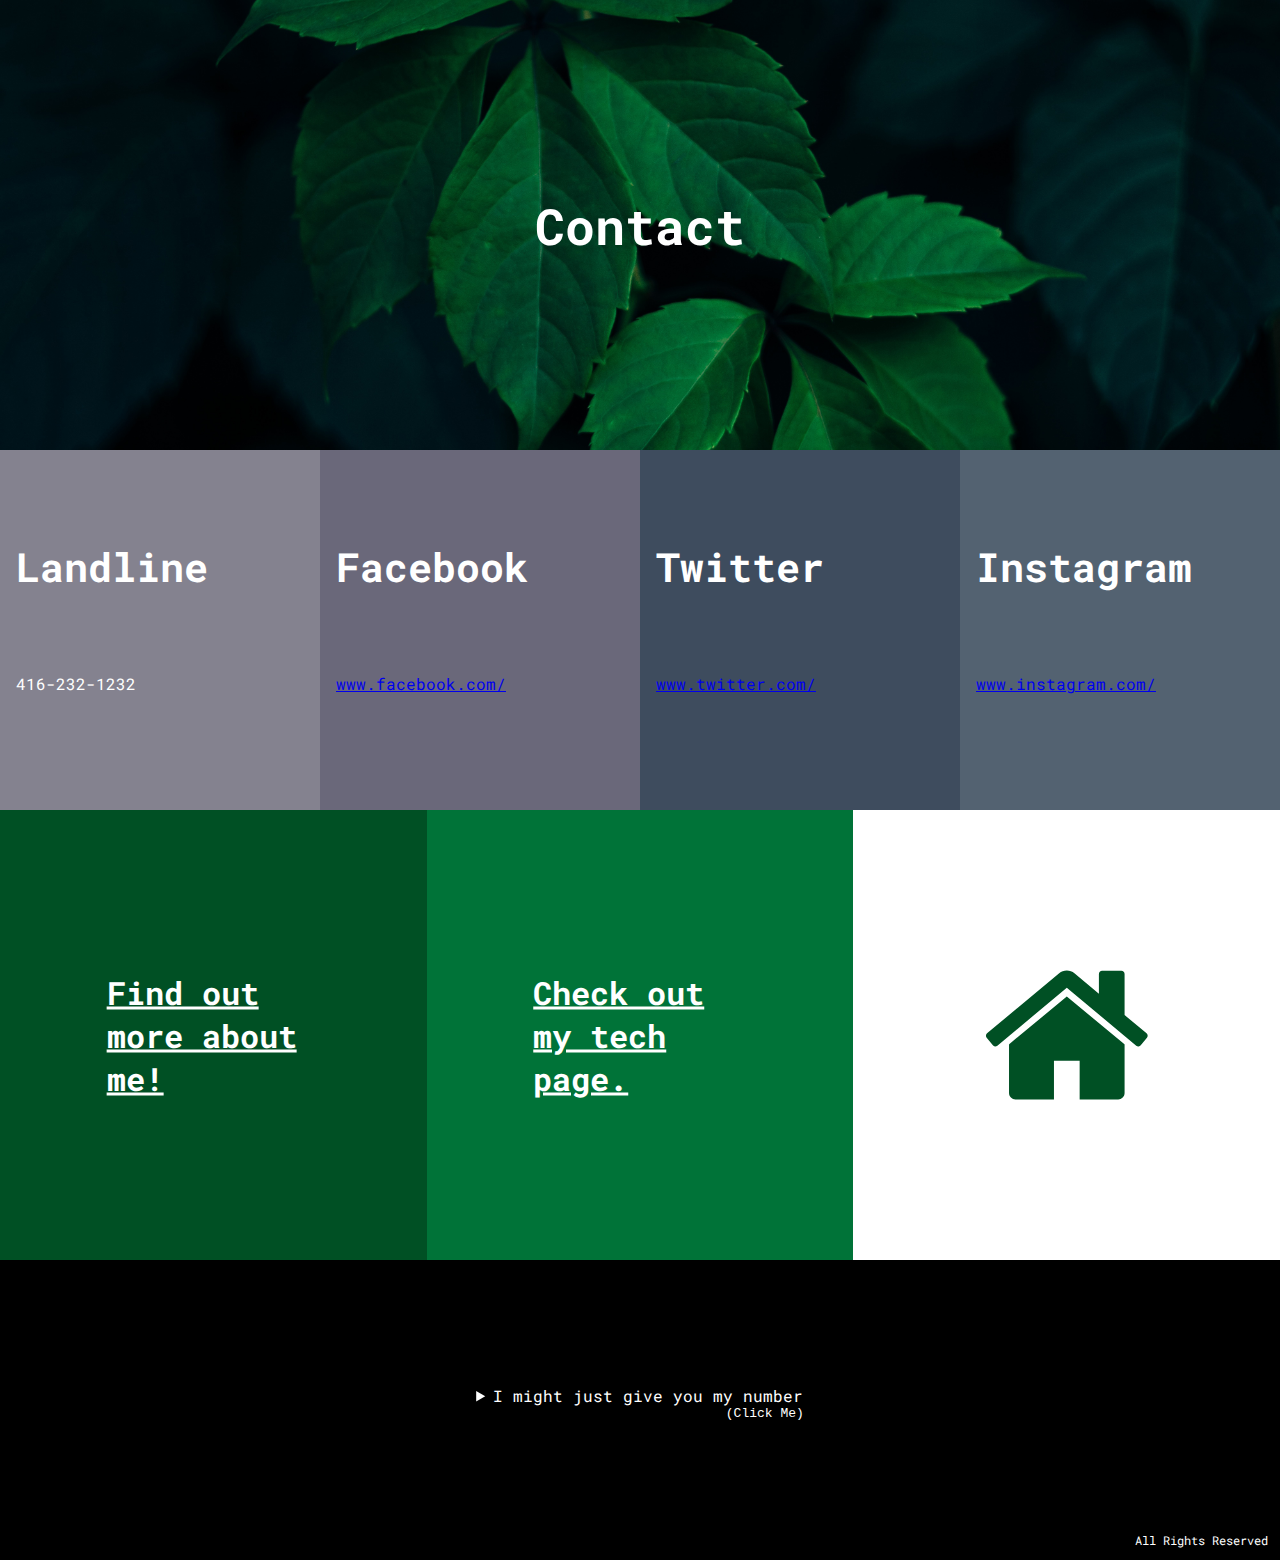
<file: contact.html>
<html>
<head>
	<meta charset="UTF-8">
	<meta name="viewport" content="width=device-width, initial-scale=1">
	<title>Lab 1</title>
	<link rel="stylesheet" href="/styling/index.css">
</head>
<body>
	<article class="container_50h" id="pg_CoverPast">
		<header class="container_50h header_con" id="pg_CoverFut">
			<p class="text_label_1">Contact</p>
		</header>
	</article>

	<main>
		<div class="container_25h" id="id18" >
			<h3 class="question_label">Landline</h3>
			<div class="answer_container">
				<p>416-232-1232</p>
			</div>
		</div>
		<div class="container_25h" id="id19">
			<h3 class="question_label">Facebook</h3>
			<div class="answer_container">
				<a href="https://www.facebook.com/TheOfficialKanyeWest/">www.facebook.com/</a>
			</div>
		</div>
		<div class="container_25h" id="id20">
			<h3 class="question_label">Twitter</h3>
			<div class="answer_container">
				<a href="https://twitter.com/drake">www.twitter.com/</a>
			</div>
		</div>
		<div class="container_25h" id="id21">
			<h3 class="question_label">Instagram</h3>
			<div class="answer_container">
				<a href="https://www.instagram.com/?hl=en">www.instagram.com/</a>
			</div>
		</div>
	</main>
		<section>
		<div class="container_25h" id="id23" style="background-color: #005024;">
			<h3 id="MoreInfoLabel" ><a href="/index.html"  style="color:white">Find out more about me!</a></h3>
		</div>
	</section>
		<section>
		<div class="container_25h" id="id24" style="background-color: #007338;">
			<h3 id="MoreInfoLabel" ><a href="/index.html"  style="color:white">Check out my tech page.</a></h3>
		</div>
	</section>
	<section>
		<div class="container_25h" id="id25" style="background-color: white">
			<h3 id="MoreInfoLabel" ><a href="/index.html"  style="color:white"><img src="/StockPhotos/home-green.svg" id="home_icon" alt=""></a></h3>
		</div>
	</section>
	<footer>
		<details>
			<summary>
				I might just give you my number<pre>
				(Click Me)
			</pre>
			
		</summary>
		<span id="detail_item1">416.911.911</span>
	</details>
	<p style="position: absolute; bottom: 1em; right: 1em; font-size: 12px;">All Rights Reserved</p>
</footer>
</body>
</html>
</file>
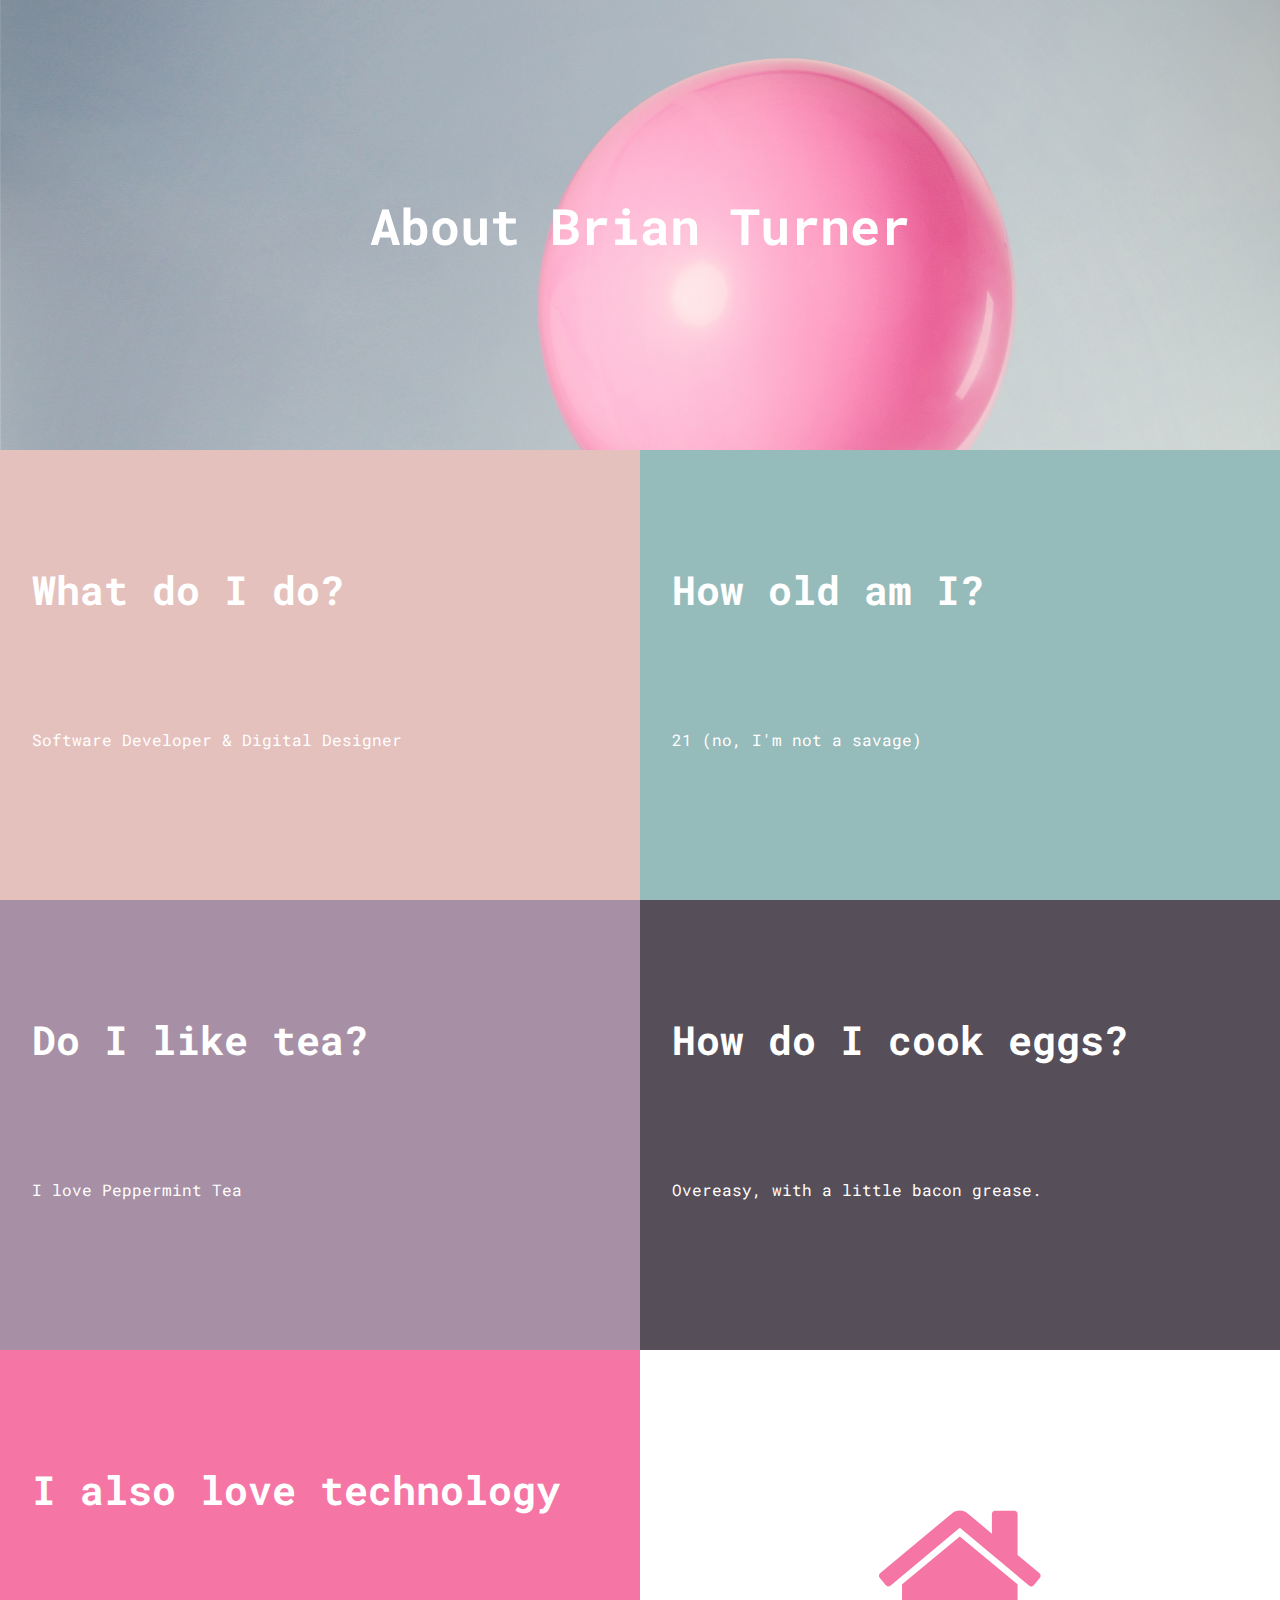
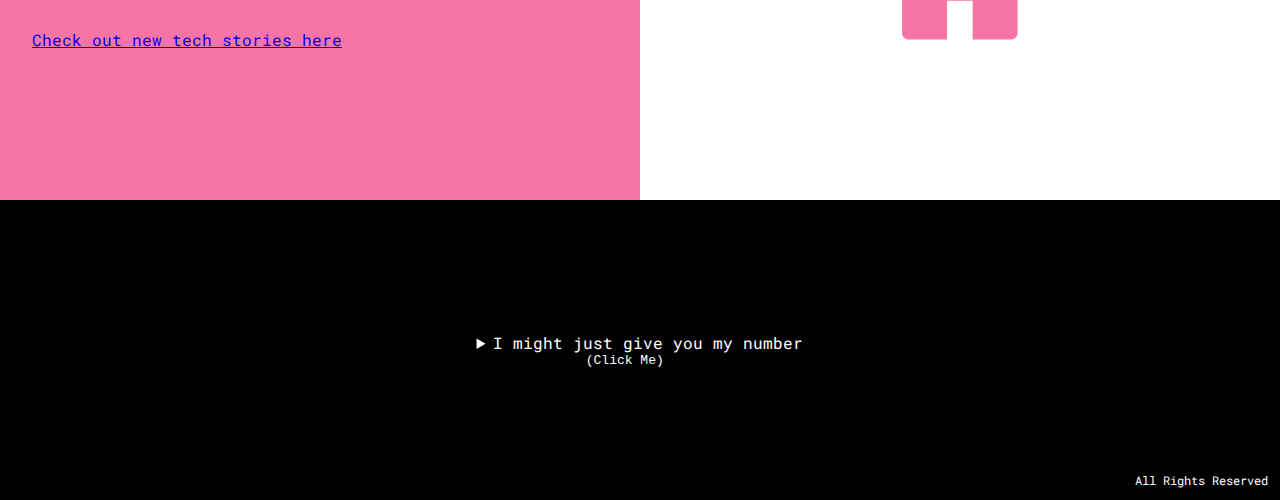
<file: other.html>
<html>
<head>
	<meta charset="UTF-8">
	<meta name="viewport" content="width=device-width, initial-scale=1">
	<title>Lab 1</title>
	<link rel="stylesheet" href="/styling/index.css">
</head>
<body>
	<article class="container_50h" id="pg_CoverPast2">
		<header class="container_50h header_con" id="pg_CoverOther">
			<p class="text_label_1">About Brian Turner</p>
		</header>
	</article>

	<main>
		<div class="container_25h" id="id30">
			<h3 class="question_label">What do I do?</h3>
			<div class="answer_container">
				<p>Software Developer & Digital Designer</p>
			</div>
		</div>
		<div class="container_25h" id="id31">
			<h3 class="question_label">How old am I?</h3>
			<div class="answer_container">
				<p>21 (no, I'm not a savage)</p>
			</div>
		</div>
		<div class="container_25h" id="id32">
			<h3 class="question_label">Do I like tea?</h3>
			<div class="answer_container">
				<p>I love Peppermint Tea</p>
			</div>
		</div>
		<div class="container_25h" id="id33">
			<h3 class="question_label">How do I cook eggs?</h3>
			<div class="answer_container">
				<p>Overeasy, with a little bacon grease.</p>
			</div>
		</div>
		<div class="container_25h" id="id34" style="background-color: #F576A4;">
			<h3 class="question_label">I also love technology</h3>
			<div class="answer_container">
				<a href="/pastprojects.html">Check out new tech stories here</a>
			</div>
		</div>

	</main>

	<section>
		<div class="container_25h" id="id35" style="background-color: white">
			<h3 id="MoreInfoLabel" ><a href="/index.html"  style="color:orange"><img src="/StockPhotos/home-pink.svg" id="home_icon" alt=""></a></h3>
		</div>
	</section>

	<footer>
		<details>
			<summary>
				I might just give you my number
				<pre>	      (Click Me)</pre>
			
		</summary>
		<span id="detail_item1">416.911.911</span>
	</details>
	<p style="position: absolute; bottom: 1em; right: 1em; font-size: 12px;">All Rights Reserved</p>
</footer>
</body>
</html>
</file>
<file: styling/index.css>
@import url("https://fonts.googleapis.com/css?family=Roboto+Mono:400,700");
.ul_nav {
  list-style-type: none;
  overflow: hidden;
  background-color: rgba(0, 0, 0, 0.8);
  position: fixed;
  top: 0;
  width: 100%;
  font-family: 'Roboto Mono', monospace; }

.nav_separator {
  padding: 1em;
  margin: 0;
  color: white; }

.overlay {
  position: fixed;
  width: 0%;
  height: 0%;
  top: 0;
  left: 0;
  background: rgba(0, 0, 0, 0.9);
  -webkit-transition: width 0.7s, height 0.7s;
  /* For Safari 3.1 to 6.0 */
  transition: width 0.7s, height 0.7s; }

li {
  float: left; }

.nav_link {
  display: block;
  color: white;
  text-align: center;
  padding: 1em 1em;
  text-decoration: none;
  font-size: 1em; }

.nav_sl_lb {
  color: white; }

li a:hover:not(.active) {
  color: rgba(255, 255, 255, 0.8); }

#nav_menu_label {
  display: none; }

#menuControl {
  display: none; }

#menuControl:checked + label > div {
  display: block;
  width: 100%;
  height: 100%;
  z-index: 1; }

@media only screen and (min-width: 320px) and (max-width: 768px) and (-webkit-min-device-pixel-ratio: 1) {
  #nav_menu_label {
    display: inline-block;
    color: white;
    text-align: center;
    padding: 1em 1em;
    text-decoration: none;
    font-size: 1em; }

  #nav_menu_label:hover:not(.active) {
    color: rgba(255, 255, 255, 0.8); }

  .nav_link {
    display: none; }

  .nav_separator {
    display: none; } }
.btn, a, .btn:hover, a:hover {
  -webkit-transition: all 0.3s ease-in-out;
  -moz-transition: all 0.3s ease-in-out;
  -ms-transition: all 0.3s ease-in-out;
  -o-transition: all 0.3s ease-in-out;
  transition: all 0.3s ease-in-out;
  outline: none !important; }

.btn-default {
  border: none;
  border-radius: 0;
  background: #5E9A18 !important;
  color: #fff !important;
  font-size: 0.85em;
  padding: 0.5em 1em; }

.btn-default:hover {
  background: #487712 !important;
  padding: 0.5em 2em; }

#pg_CoverPast {
  background-image: url("/StockPhotos/technow2.jpg");
  background-size: cover;
  background-repeat: no-repeat; }

.photo_container {
  position: relative; }

.photo_overlay {
  vertical-align: top;
  position: absolute;
  top: 0;
  bottom: 0;
  left: 0;
  right: 0;
  height: 100%;
  width: 100%;
  opacity: 0;
  transition: .5s ease;
  background-color: orange; }

.container {
  position: relative;
  width: 50%; }

.image {
  display: block;
  width: 100%;
  height: auto; }

.container:hover .overlay {
  opacity: 1; }

.text {
  color: white;
  font-size: 20px;
  position: absolute;
  top: 50%;
  left: 50%;
  transform: translate(-50%, -50%);
  -ms-transform: translate(-50%, -50%);
  -webkit-transform: translate(-50%, -50%); }

.mobile_photo_label {
  color: white;
  font-size: 1.2em;
  position: absolute;
  top: 50%;
  left: 50%;
  transform: translate(-50%, -50%);
  -ms-transform: translate(-50%, -50%);
  -webkit-transform: translate(-50%, -50%); }

.hover_label {
  display: block; }

.hover_label_link:visited {
  color: white; }

#MoreInfoLabel {
  font-size: 2em;
  text-decoration: none;
  position: absolute;
  top: 50%;
  left: 50%;
  transform: translate(-50%, -50%);
  -ms-transform: translate(-50%, -50%);
  -webkit-transform: translate(-50%, -50%); }

h3#MoreInfoLabel a:visited,
h3#MoreInfoLabel a:hover,
h3#MoreInfoLabel a:visited,
h3#MoreInfoLabel a:active {
  color: white;
  text-decoration: none; }

#home_icon {
  position: absolute;
  top: 50%;
  left: 50%;
  transform: translate(-50%, -50%);
  -ms-transform: translate(-50%, -50%);
  -webkit-transform: translate(-50%, -50%);
  height: 18vh;
  width: 18vw; }

#pg_CoverFut {
  background-image: url("/StockPhotos/briannow-header.jpg");
  background-size: cover;
  background-repeat: no-repeat; }

#id18 {
  background: #84828F;
  position: relative; }

#id19 {
  background: #6A687A;
  position: relative; }

#id20 {
  background: #3E4C5E;
  position: relative; }

#id21 {
  background: #536271;
  position: relative; }

#pg_CoverOther {
  background-image: url("/StockPhotos/briannow5-header.jpg");
  background-size: cover;
  background-repeat: no-repeat; }

#id30 {
  background: #E5C1BD; }

#id31 {
  background: #96BBBB; }

#id32 {
  background: #A790A5; }

#id33 {
  background: #564E58; }

.question_label {
  position: absolute;
  top: 25%;
  left: 5%;
  font-size: 2.5em;
  color: white; }

.answer_container {
  position: absolute;
  top: 62%;
  left: 5%;
  color: white; }

div.answer_container a:visited,
div.answer_container a:active,
div.answer_container a:focus {
  color: white; }

div.answer_container a:hover {
  color: #d3d3d3; }

* {
  margin: 0;
  padding: 0; }

body {
  width: 100vw;
  height: 100vh;
  display: inline-block;
  position: relative;
  float: left;
  font-family: 'Roboto Mono', monospace; }

main {
  z-index: 0; }

.container_100w {
  display: inline-flex;
  height: 100%;
  width: 100%;
  background: #fff;
  vertical-align: top;
  position: relative; }

.container_50h {
  display: inline-flex;
  height: 50vh;
  min-height: 320px;
  width: 100vw;
  background: #fff;
  vertical-align: top;
  position: relative; }

.container_50w {
  display: inline-flex;
  height: 100%;
  min-height: 320px;
  width: 50%;
  background: #fff;
  vertical-align: top;
  horizontal-align: left;
  position: relative; }

.container_25w {
  display: inline-flex;
  height: 100%;
  width: 25vw;
  background: #fff;
  horizontal-align: left;
  float: left;
  position: relative; }

.container_25h {
  display: inline-flex;
  height: 25vh;
  min-height: 320px;
  width: 100vw;
  background: #fff;
  horizontal-align: left;
  float: left;
  position: relative; }

.container_33w {
  display: inline-flex;
  height: 100vh;
  width: 33.33%;
  background: #fff;
  horizontal-align: left;
  float: left;
  position: relative; }

.container_33h {
  display: inline-flex;
  height: 33.33vh;
  width: 100vw;
  background: #fff;
  horizontal-align: left;
  float: left;
  position: relative; }

.container_66w {
  display: inline-flex;
  height: 100%;
  width: 66.66%;
  background: #fff;
  horizontal-align: left;
  float: left;
  position: relative; }

.container_50w_25h {
  display: inline-flex;
  height: 25%;
  width: 50%;
  background: #fff;
  float: left;
  position: relative; }

#id3 {
  background-image: url("/StockPhotos/briannow5.jpg");
  background-size: cover;
  background-repeat: no-repeat; }

#id5 {
  background-image: url("/StockPhotos/briannow.jpg");
  background-size: cover;
  background-repeat: no-repeat; }

#id8 {
  background-image: url("/StockPhotos/technow2.jpg");
  background-size: cover;
  background-repeat: no-repeat; }

.text_label_1 {
  text-decoration: none;
  font-weight: 700;
  font-size: 2em;
  text-align: left;
  color: white;
  position: absolute;
  top: 50%;
  left: 50%;
  margin-right: -50%;
  transform: translate(-50%, -50%);
  -webkit-transform: translate(-50%, -50%); }

.black_font {
  color: white; }

.text_label_break {
  display: none; }

.header_con {
  position: relative;
  display: inline-flex; }

footer {
  height: 300px;
  width: 100vw;
  display: inline-flex;
  background: black;
  position: relative;
  color: white; }

details summary::-webkit-details-marker {
  display: none; }

summary {
  margin: 0;
  outline: none;
  background: transparent;
  position: absolute;
  top: 50%;
  left: 50%;
  margin-right: -50%;
  transform: translate(-50%, -50%); }

#detail_item1 {
  margin: 0;
  background: transparent;
  position: absolute;
  bottom: 20%;
  left: 50%;
  margin-right: -50%;
  transform: translate(-50%, -50%);
  -webkit-transform: translate(-50%, -50%); }

@media only screen and (min-width: 480px) {
  .text_label_1 {
    font-size: 2.2em; }

  #id14 {
    display: inline-flex;
    height: 50vh;
    width: 100%;
    background: #88958D;
    horizontal-align: left;
    float: left; }

  #id34 {
    display: inline-flex;
    height: 50vh;
    width: 100%;
    background: #88958D;
    horizontal-align: left;
    float: left; }

  #id18 {
    display: inline-flex;
    height: 35vh;
    width: 50%;
    horizontal-align: left;
    float: left; }

  #id19 {
    display: inline-flex;
    height: 35vh;
    width: 50%;
    horizontal-align: left;
    float: left; }

  #id20 {
    display: inline-flex;
    height: 35vh;
    width: 50%;
    horizontal-align: left;
    float: left; }

  #id21 {
    display: inline-flex;
    height: 35vh;
    width: 50%;
    horizontal-align: left;
    float: left; }

  #id23 {
    display: inline-flex;
    height: 35vh;
    width: 50%;
    horizontal-align: left;
    float: left; }

  #id24 {
    display: inline-flex;
    height: 35vh;
    width: 50%;
    horizontal-align: left;
    float: left; } }
@media only screen and (min-width: 768px) {
  .text_label_1 {
    font-size: 2.8em; }

  #id10 {
    display: inline-flex;
    height: 50vh;
    width: 50%;
    horizontal-align: left;
    float: left; }

  #id11 {
    display: inline-flex;
    height: 50vh;
    width: 50%;
    horizontal-align: left;
    float: left; }

  #id12 {
    display: inline-flex;
    height: 50vh;
    width: 50%;
    horizontal-align: left;
    float: left; }

  #id13 {
    display: inline-flex;
    height: 50vh;
    width: 50%;
    horizontal-align: left;
    float: left; }

  #id14 {
    display: inline-flex;
    height: 50vh;
    width: 50%;
    horizontal-align: left;
    float: left; }

  #id15 {
    display: inline-flex;
    height: 50vh;
    width: 50%;
    horizontal-align: left;
    float: left; }

  #id17 {
    display: inline-flex;
    height: 50vh;
    width: 100%;
    horizontal-align: left;
    float: left; }

  #id30 {
    display: inline-flex;
    height: 50vh;
    width: 50%;
    horizontal-align: left;
    float: left; }

  #id31 {
    display: inline-flex;
    height: 50vh;
    width: 50%;
    horizontal-align: left;
    float: left; }

  #id32 {
    display: inline-flex;
    height: 50vh;
    width: 50%;
    horizontal-align: left;
    float: left; }

  #id33 {
    display: inline-flex;
    height: 50vh;
    width: 50%;
    horizontal-align: left;
    float: left; }

  #id34 {
    display: inline-flex;
    height: 50vh;
    width: 50%;
    horizontal-align: left;
    float: left; }

  #id35 {
    display: inline-flex;
    height: 50vh;
    width: 50%;
    horizontal-align: left;
    float: left; }

  #id18 {
    display: inline-flex;
    height: 40vh;
    width: 50%;
    horizontal-align: left;
    float: left; }

  #id19 {
    display: inline-flex;
    height: 40vh;
    width: 50%;
    horizontal-align: left;
    float: left; }

  #id20 {
    display: inline-flex;
    height: 40vh;
    width: 50%;
    horizontal-align: left;
    float: left; }

  #id21 {
    display: inline-flex;
    height: 40vh;
    width: 50%;
    horizontal-align: left;
    float: left; }

  #id22 {
    display: inline-flex;
    height: 30vh;
    width: 100%;
    horizontal-align: left;
    float: left; }

  #id23 {
    display: inline-flex;
    height: 40vh;
    width: 50%;
    horizontal-align: left;
    float: left; }

  #id24 {
    display: inline-flex;
    height: 40vh;
    width: 50%;
    horizontal-align: left;
    float: left; }

  #id25 {
    display: inline-flex;
    height: 40vh;
    width: 100%;
    horizontal-align: left;
    float: left; } }
@media only screen and (min-width: 968px) {
  .mobile_visibility {
    visibility: none; }

  .text_label_1 {
    font-size: 3.1em; }

  .text_label_break {
    display: block; }

  .container_33h {
    display: inline-flex;
    height: 100vh;
    width: 33.33%;
    background: #DBD8AE;
    horizontal-align: left;
    float: left; }

  #id10 {
    width: 33.33%; }

  #id11 {
    width: 33.33%; }

  #id12 {
    width: 33.33%; }

  #id13 {
    width: 50%; }

  #id16 {
    width: 50%; }

  #id18 {
    display: inline-flex;
    height: 40vh;
    width: 25%;
    horizontal-align: left;
    float: left; }

  #id19 {
    display: inline-flex;
    height: 40vh;
    width: 25%;
    horizontal-align: left;
    float: left; }

  #id20 {
    display: inline-flex;
    height: 40vh;
    width: 25%;
    horizontal-align: left;
    float: left; }

  #id21 {
    display: inline-flex;
    height: 40vh;
    width: 25%;
    horizontal-align: left;
    float: left; }

  #id22 {
    display: inline-flex;
    height: 40vh;
    width: 100%;
    horizontal-align: left;
    float: left; }

  #id23 {
    height: 50vh;
    width: 33.33%; }

  #id24 {
    height: 50vh;
    width: 33.33%; }

  #id25 {
    height: 50vh;
    width: 33.33%; }

  .hover_label {
    display: none; } }

/*# sourceMappingURL=index.css.map */
</file>
